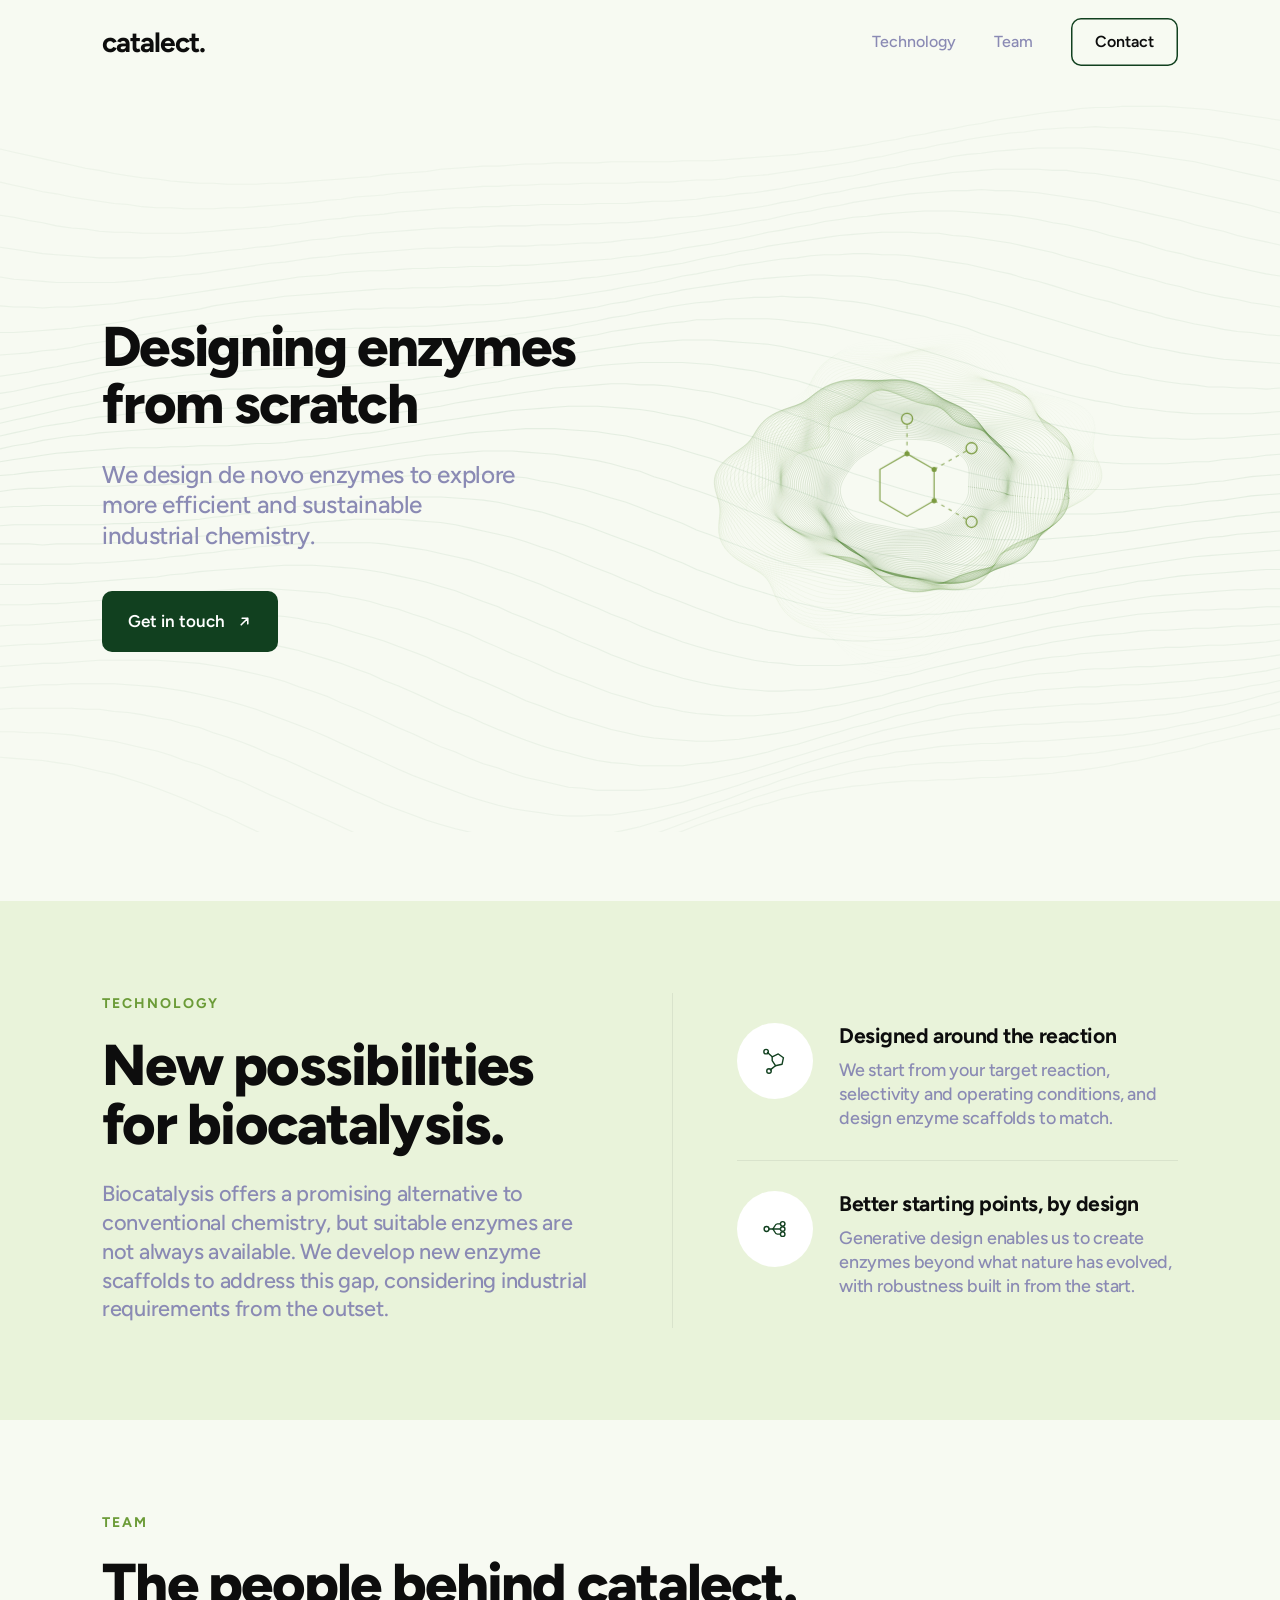
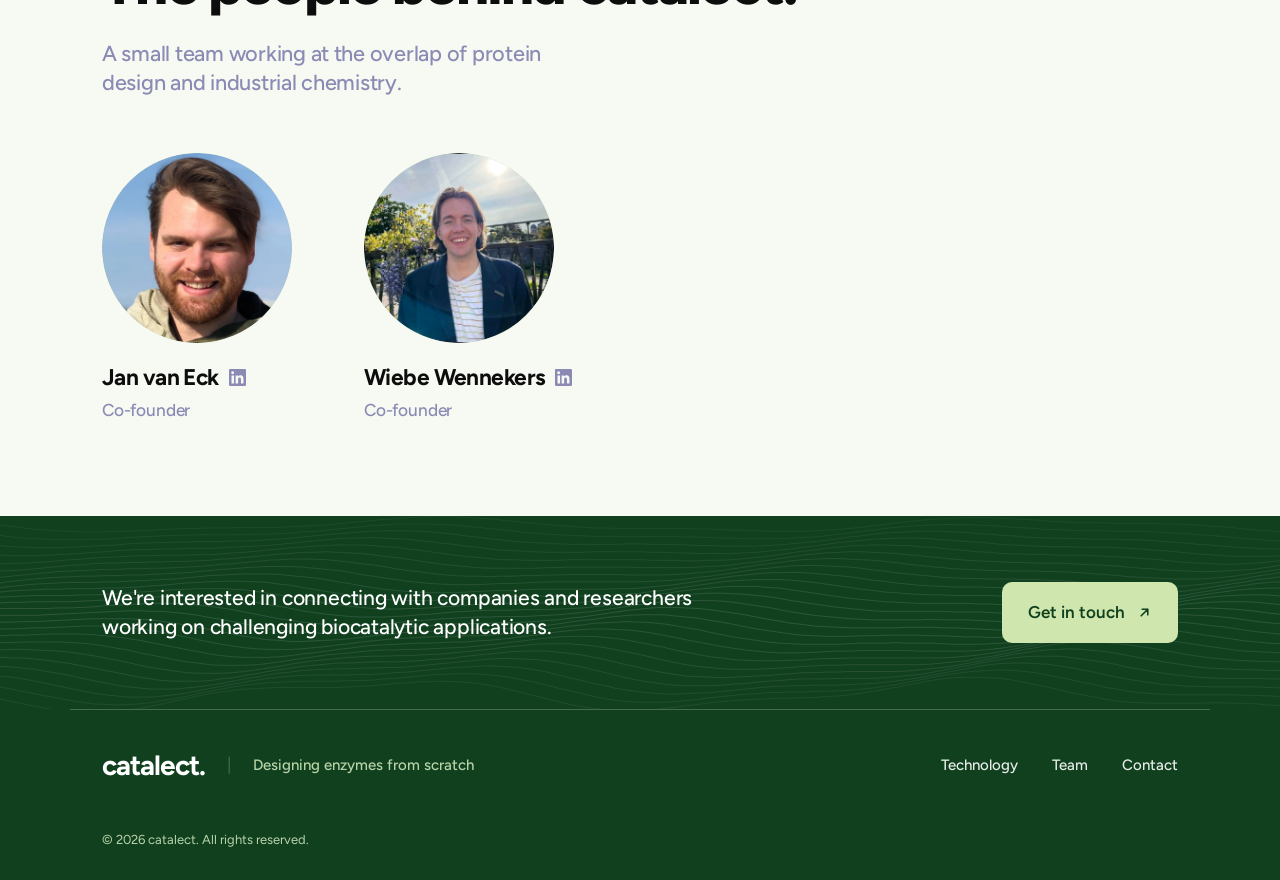
<file: index.html>
<!doctype html>
<html lang="en">
<head>
  <meta charset="utf-8">
  <meta name="viewport" content="width=device-width, initial-scale=1">
  <title>catalect — Designing enzymes from scratch</title>
  <meta name="description" content="We design de novo enzymes to explore more efficient and sustainable industrial chemistry.">
  <link rel="icon" href="assets/img/favicon.svg" type="image/svg+xml">
  <meta property="og:title" content="catalect — Designing enzymes from scratch">
  <meta property="og:description" content="We design de novo enzymes to explore more efficient and sustainable industrial chemistry.">
  <meta property="og:type" content="website">
  <link rel="preconnect" href="https://fonts.googleapis.com">
  <link rel="preconnect" href="https://fonts.gstatic.com" crossorigin>
  <link href="https://fonts.googleapis.com/css2?family=Figtree:wght@400;500;600;700;800&display=swap" rel="stylesheet">
  <link rel="stylesheet" href="assets/css/site.css">
  <script>document.documentElement.className += " js";</script>
</head>
<body>

  <header class="site-header">
    <div class="container site-header__inner">
      <a class="wordmark" href="index.html">catalect.</a>

      <button class="nav-toggle" type="button" aria-expanded="false" aria-label="Toggle navigation">
        <span></span><span></span><span></span>
      </button>

      <nav class="site-nav" aria-label="Primary">
        <a href="#technology">Technology</a>
        <a href="#team">Team</a>
        <a class="btn btn--outline" href="contact.html">Contact</a>
      </nav>
    </div>
  </header>

  <main>
    <section class="hero">
      <img class="hero__bg" src="assets/img/hero-lines.svg" alt="" aria-hidden="true">

      <div class="container hero__inner">
        <div>
          <h1>Designing enzymes<br>from scratch</h1>
          <p class="hero__sub">We design de novo enzymes to explore<br>more efficient and sustainable<br>industrial chemistry.</p>
          <p class="hero__cta">
            <a class="btn btn--primary" href="contact.html">
              Get in touch
              <svg width="15" height="15" viewBox="0 0 16 16" fill="none" aria-hidden="true">
                <path d="M4.5 11.5 11.5 4.5M5.5 4.5h6v6" stroke="currentColor" stroke-width="1.7" stroke-linecap="round" stroke-linejoin="round"/>
              </svg>
            </a>
          </p>
        </div>

        <div class="hero__art">
          <canvas data-hero-field role="img" aria-label="Abstract contour field around an enzyme binding pocket"></canvas>
          <svg class="hero__molecule" viewBox="0 0 200 200" fill="none" aria-hidden="true">
            <g stroke="#7a9a3f" stroke-width="1.4" stroke-linejoin="round">
              <path d="M100 66 129.4 83 129.4 117 100 134 70.6 117 70.6 83Z" opacity=".85"/>
              <path d="M100 66V32M129.4 83 166 62M129.4 117 166 138" stroke-dasharray="4 5" opacity=".7"/>
              <circle cx="100" cy="28" r="6"/>
              <circle cx="170" cy="60" r="6"/>
              <circle cx="170" cy="140" r="6"/>
            </g>
            <g fill="#7a9a3f">
              <circle cx="100" cy="66" r="2.8"/>
              <circle cx="129.4" cy="83" r="2.8"/>
              <circle cx="129.4" cy="117" r="2.8"/>
            </g>
          </svg>
        </div>
      </div>
    </section>

    <section class="section section--tint" id="technology">
      <div class="container split split--ruled">
        <div class="reveal">
          <p class="eyebrow">Technology</p>
          <h2>New possibilities<br>for biocatalysis.</h2>
          <p class="section__lead">Biocatalysis offers a promising alternative to conventional chemistry, but suitable enzymes are not always available. We develop new enzyme scaffolds to address this gap, considering industrial requirements from the outset.</p>
        </div>

        <ul class="feature-list">
          <li class="feature reveal">
            <span class="feature__icon">
              <svg width="30" height="30" viewBox="0 0 32 32" fill="none" aria-hidden="true">
                <path d="M13 11.5 19.5 8.5 25 12.5 23.5 19.5 16.5 21 13 15.5Z" stroke="#11401f" stroke-width="1.5" stroke-linejoin="round"/>
                <path d="M13 11.5 8 7M16.5 21 11 25.5" stroke="#11401f" stroke-width="1.5" stroke-linecap="round"/>
                <circle cx="6.5" cy="6" r="2.4" stroke="#11401f" stroke-width="1.5"/>
                <circle cx="9.6" cy="26.6" r="2.4" stroke="#11401f" stroke-width="1.5"/>
              </svg>
            </span>
            <div>
              <h3>Designed around the reaction</h3>
              <p>We start from your target reaction, selectivity and operating conditions, and design enzyme scaffolds to match.</p>
            </div>
          </li>

          <li class="feature reveal">
            <span class="feature__icon">
              <svg width="30" height="30" viewBox="0 0 32 32" fill="none" aria-hidden="true">
                <circle cx="7" cy="16" r="2.6" stroke="#11401f" stroke-width="1.5"/>
                <path d="M9.6 16h3.4c2.6 0 2.4-5.5 5.4-5.5h3.2M9.6 16h12M9.6 16h3.4c2.6 0 2.4 5.5 5.4 5.5h3.2" stroke="#11401f" stroke-width="1.5" stroke-linecap="round"/>
                <circle cx="24.2" cy="10.5" r="2.4" stroke="#11401f" stroke-width="1.5"/>
                <circle cx="24.2" cy="16" r="2.4" stroke="#11401f" stroke-width="1.5"/>
                <circle cx="24.2" cy="21.5" r="2.4" stroke="#11401f" stroke-width="1.5"/>
              </svg>
            </span>
            <div>
              <h3>Better starting points, by design</h3>
              <p>Generative design enables us to create enzymes beyond what nature has evolved, with robustness built in from the start.</p>
            </div>
          </li>
        </ul>
      </div>
    </section>

    <section class="section" id="team">
      <div class="container">
        <p class="eyebrow">Team</p>
        <h2>The people behind catalect.</h2>
        <p class="section__lead">A small team working at the overlap of protein design and industrial chemistry.</p>

        <div class="team-grid">
          <article class="team-member reveal">
            <img src="assets/img/team-jan-van-eck.webp" alt="Jan van Eck" width="800" height="800" loading="lazy" decoding="async">
            <div>
              <h3>Jan van Eck
                <a class="social" href="https://www.linkedin.com/in/janveck/" target="_blank" rel="noopener noreferrer" aria-label="Jan van Eck on LinkedIn"><svg viewBox="0 0 24 24" fill="currentColor" aria-hidden="true"><path d="M20.45 20.45h-3.56v-5.57c0-1.33-.03-3.04-1.85-3.04-1.86 0-2.14 1.45-2.14 2.94v5.67H9.35V9h3.41v1.56h.05c.47-.9 1.63-1.85 3.35-1.85 3.59 0 4.26 2.36 4.26 5.44v6.3zM5.34 7.43a2.07 2.07 0 1 1 0-4.13 2.07 2.07 0 0 1 0 4.13zm1.78 13.02H3.55V9h3.57v11.45zM22.22 0H1.77C.79 0 0 .77 0 1.73v20.54C0 23.23.79 24 1.77 24h20.45c.98 0 1.78-.77 1.78-1.73V1.73C24 .77 23.2 0 22.22 0z"/></svg></a>
              </h3>
              <p>Co-founder</p>
            </div>
          </article>

          <article class="team-member reveal">
            <img src="assets/img/team-wiebe-wennekers.webp" alt="Wiebe Wennekers" width="800" height="800" loading="lazy" decoding="async">
            <div>
              <h3>Wiebe Wennekers
                <a class="social" href="https://www.linkedin.com/in/wiebe-wennekers/" target="_blank" rel="noopener noreferrer" aria-label="Wiebe Wennekers on LinkedIn"><svg viewBox="0 0 24 24" fill="currentColor" aria-hidden="true"><path d="M20.45 20.45h-3.56v-5.57c0-1.33-.03-3.04-1.85-3.04-1.86 0-2.14 1.45-2.14 2.94v5.67H9.35V9h3.41v1.56h.05c.47-.9 1.63-1.85 3.35-1.85 3.59 0 4.26 2.36 4.26 5.44v6.3zM5.34 7.43a2.07 2.07 0 1 1 0-4.13 2.07 2.07 0 0 1 0 4.13zm1.78 13.02H3.55V9h3.57v11.45zM22.22 0H1.77C.79 0 0 .77 0 1.73v20.54C0 23.23.79 24 1.77 24h20.45c.98 0 1.78-.77 1.78-1.73V1.73C24 .77 23.2 0 22.22 0z"/></svg></a>
              </h3>
              <p>Co-founder</p>
            </div>
          </article>
        </div>
      </div>
    </section>
  </main>

  <div class="dark-block">
    <section class="band">
      <img class="band__waves" src="assets/img/waves.svg" alt="" aria-hidden="true">

      <div class="container band__inner">
        <p>We're interested in connecting with companies and researchers working on challenging biocatalytic applications.</p>
        <a class="btn btn--light" href="contact.html">
          Get in touch
          <svg width="15" height="15" viewBox="0 0 16 16" fill="none" aria-hidden="true">
            <path d="M4.5 11.5 11.5 4.5M5.5 4.5h6v6" stroke="currentColor" stroke-width="1.7" stroke-linecap="round" stroke-linejoin="round"/>
          </svg>
        </a>
      </div>
    </section>

    <footer class="site-footer">
      <div class="container site-footer__inner">
        <div class="footer-brand">
          <a class="wordmark" href="index.html">catalect.</a>
          <span aria-hidden="true">|</span>
          <p>Designing enzymes from scratch</p>
        </div>
        <nav class="footer-nav" aria-label="Footer">
          <a href="#technology">Technology</a>
          <a href="#team">Team</a>
          <a href="contact.html">Contact</a>
        </nav>
      </div>
      <div class="container site-footer__legal">
        <p>&copy; <span data-year>2026</span> catalect. All rights reserved.</p>
      </div>
    </footer>
  </div>

  <script src="assets/js/site.js" defer></script>
  <script src="assets/js/hero.js" defer></script>
  <script>document.querySelectorAll('[data-year]').forEach(function (e) { e.textContent = new Date().getFullYear(); });</script>
</body>
</html>
</file>
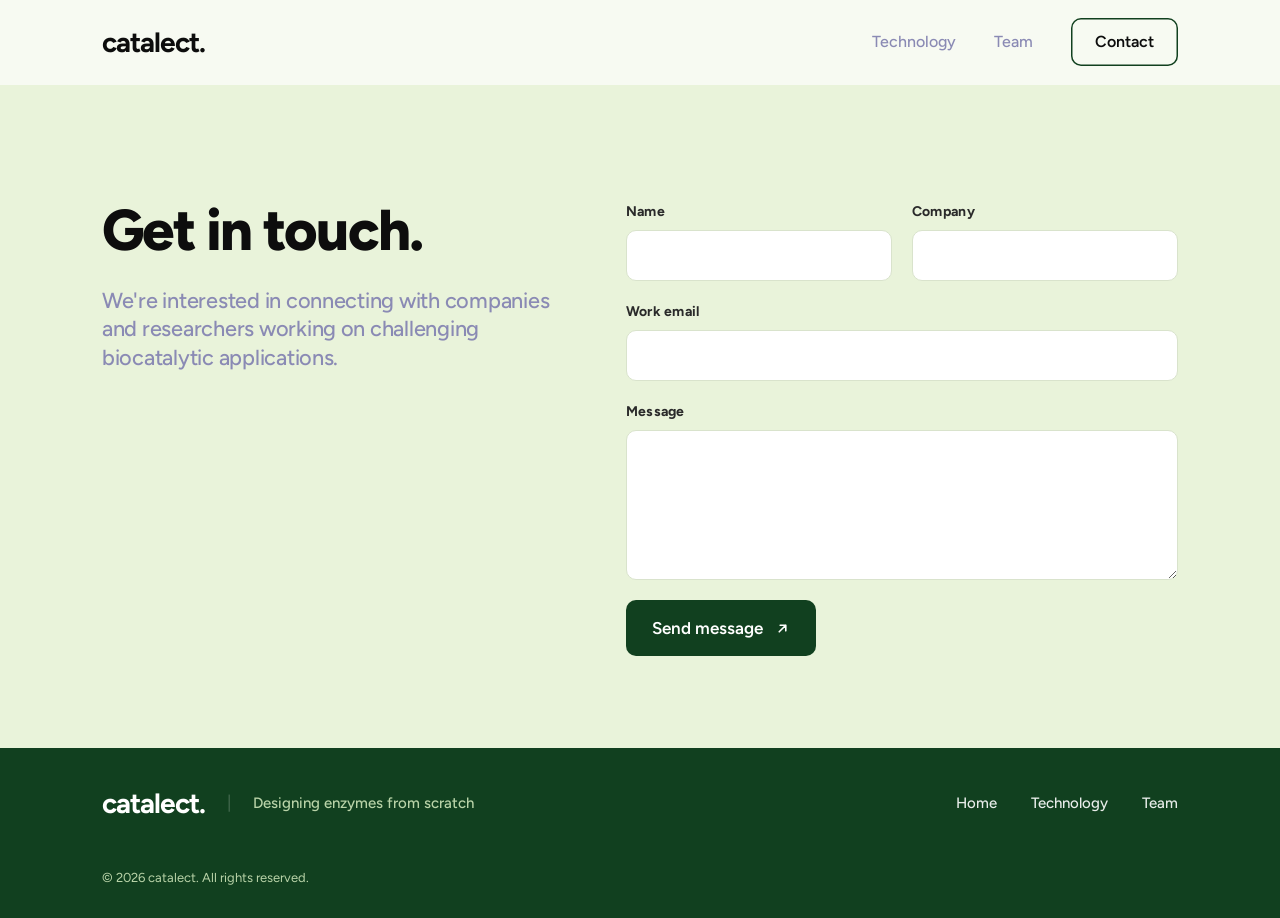
<file: contact.html>
<!doctype html>
<html lang="en">
<head>
  <meta charset="utf-8">
  <meta name="viewport" content="width=device-width, initial-scale=1">
  <title>Contact — catalect</title>
  <meta name="description" content="Tell catalect about your reaction and process requirements, and we will discuss how designed enzymes could help.">
  <link rel="icon" href="assets/img/favicon.svg" type="image/svg+xml">
  <meta property="og:title" content="Contact — catalect">
  <meta property="og:description" content="Tell us about your reaction and process requirements.">
  <meta property="og:type" content="website">
  <link rel="preconnect" href="https://fonts.googleapis.com">
  <link rel="preconnect" href="https://fonts.gstatic.com" crossorigin>
  <link href="https://fonts.googleapis.com/css2?family=Figtree:wght@400;500;600;700;800&display=swap" rel="stylesheet">
  <link rel="stylesheet" href="assets/css/site.css">
  <script>document.documentElement.className += " js";</script>
</head>
<body>

  <header class="site-header">
    <div class="container site-header__inner">
      <a class="wordmark" href="index.html">catalect.</a>

      <button class="nav-toggle" type="button" aria-expanded="false" aria-label="Toggle navigation">
        <span></span><span></span><span></span>
      </button>

      <nav class="site-nav" aria-label="Primary">
        <a href="index.html#technology">Technology</a>
        <a href="index.html#team">Team</a>
        <a class="btn btn--outline" href="contact.html" aria-current="page">Contact</a>
      </nav>
    </div>
  </header>

  <main>
    <section class="section section--tint">
      <div class="container contact-grid">
        <p class="form__sent" data-sent hidden>Thanks — your message is on its way. We will reply by email.</p>

        <div class="contact-aside">
          <h1>Get in touch.</h1>
          <p class="section__lead">We're interested in connecting with companies and researchers working on challenging biocatalytic applications.</p>
        </div>

        <form class="form" action="https://formsubmit.co/jan@catalect.bio" method="POST" data-contact-form>
          <input type="hidden" name="_subject" value="New enquiry via catalect.bio">
          <input type="hidden" name="_template" value="table">
          <input type="hidden" name="_captcha" value="false">
          <input type="hidden" name="_next" data-next-url>
          <input class="sr-only" type="text" name="_honey" tabindex="-1" autocomplete="off" aria-hidden="true">

          <div class="field field--row">
            <div class="field">
              <label for="name">Name</label>
              <input id="name" name="name" type="text" autocomplete="name" required>
            </div>
            <div class="field">
              <label for="company">Company</label>
              <input id="company" name="company" type="text" autocomplete="organization">
            </div>
          </div>

          <div class="field">
            <label for="email">Work email</label>
            <input id="email" name="email" type="email" autocomplete="email" required>
          </div>

          <div class="field">
            <label for="message">Message</label>
            <textarea id="message" name="message"></textarea>
          </div>

          <div>
            <button class="btn btn--primary" type="submit">
              Send message
              <svg width="15" height="15" viewBox="0 0 16 16" fill="none" aria-hidden="true">
                <path d="M4.5 11.5 11.5 4.5M5.5 4.5h6v6" stroke="currentColor" stroke-width="1.7" stroke-linecap="round" stroke-linejoin="round"/>
              </svg>
            </button>
          </div>
        </form>
      </div>
    </section>
  </main>

  <div class="dark-block">
    <footer class="site-footer">
      <div class="container site-footer__inner">
        <div class="footer-brand">
          <a class="wordmark" href="index.html">catalect.</a>
          <span aria-hidden="true">|</span>
          <p>Designing enzymes from scratch</p>
        </div>
        <nav class="footer-nav" aria-label="Footer">
          <a href="index.html">Home</a>
          <a href="index.html#technology">Technology</a>
          <a href="index.html#team">Team</a>
        </nav>
      </div>
      <div class="container site-footer__legal">
        <p>&copy; <span data-year>2026</span> catalect. All rights reserved.</p>
      </div>
    </footer>
  </div>

  <script src="assets/js/site.js" defer></script>
  <script>
    document.querySelectorAll('[data-year]').forEach(function (e) { e.textContent = new Date().getFullYear(); });

    /* FormSubmit relays the post to the inbox and sends the visitor back here;
       the return URL has to be absolute, so it is filled in at run time. */
    (function () {
      var next = document.querySelector('[data-next-url]');
      if (next) next.value = location.origin + location.pathname + '?sent=1';

      if (new URLSearchParams(location.search).get('sent')) {
        var note = document.querySelector('[data-sent]');
        if (note) {
          note.hidden = false;
          note.scrollIntoView({ block: 'center' });
        }
      }
    })();
  </script>
</body>
</html>
</file>
<file: assets/css/site.css>
/* ==========================================================================
   catalect — site styles
   ========================================================================== */

:root {
  --green-900: #11401f;
  --green-800: #17522a;
  --green-600: #2f7a3f;
  --green-500: #6b9b37;
  --green-200: #cfe6ae;
  --green-100: #e9f3da;
  --green-50:  #f4f9ec;
  --cream:     #f7faf2;

  --ink:       #0d0d0d;
  --ink-soft:  #2a2a2a;
  --muted:     #8a8ab4;
  --muted-on-dark: #b9d3a8;
  --line:      #d9e3cc;
  --line-dark: rgba(255, 255, 255, .22);

  --header-h: 84px;
  --container: 1140px;
  --radius: 10px;

  --font: "Figtree", "Hanken Grotesk", -apple-system, BlinkMacSystemFont,
          "Segoe UI", Roboto, Helvetica, Arial, sans-serif;
}

*,
*::before,
*::after { box-sizing: border-box; }

html {
  scroll-behavior: smooth;
  /* No rubber-band past the ends: on a phone the bounce exposed the cream
     page background below the dark footer, which read as empty space. */
  overscroll-behavior-y: none;
  /* The body paints the page itself, so this only shows where a browser
     bounces past the ends. Footer green, so no white edge on a phone. */
  background: var(--green-900);
}

body {
  margin: 0;
  font-family: var(--font);
  font-size: 17px;
  line-height: 1.5;
  color: var(--ink);
  background: var(--cream);
  -webkit-font-smoothing: antialiased;
  text-rendering: optimizeLegibility;
}

img, svg { display: block; max-width: 100%; }

a { color: inherit; }

h1, h2, h3, h4 {
  margin: 0;
  font-weight: 800;
  letter-spacing: -.03em;
  line-height: 1;
}

p { margin: 0; }

.container {
  width: 100%;
  max-width: var(--container);
  margin: 0 auto;
  padding: 0 32px;
}

.sr-only {
  position: absolute;
  width: 1px; height: 1px;
  padding: 0; margin: -1px;
  overflow: hidden;
  clip: rect(0 0 0 0);
  white-space: nowrap;
}

/* Exactly the header's height: the section edge tucks under the bar
   instead of leaving a sliver of the previous block showing. */
section[id] { scroll-margin-top: var(--header-h); }

/* --------------------------------------------------------------- header -- */

.site-header {
  position: sticky;
  top: 0;
  z-index: 60;
  background: var(--cream);
  border-bottom: 1px solid transparent;
  transition: border-color .25s ease, background .25s ease;
}

.site-header.is-stuck {
  border-bottom-color: var(--line);
  background: rgba(247, 250, 242, .92);
  backdrop-filter: saturate(140%) blur(8px);
}

.site-header__inner {
  display: flex;
  align-items: center;
  justify-content: space-between;
  gap: 24px;
  min-height: 84px;
}

.wordmark {
  font-size: 28px;
  font-weight: 700;
  letter-spacing: -.035em;
  text-decoration: none;
  color: var(--ink);
}

.site-nav {
  display: flex;
  align-items: center;
  gap: 38px;
}

.site-nav a:not(.btn) {
  font-size: 16px;
  font-weight: 500;
  color: var(--muted);
  text-decoration: none;
  transition: color .18s ease;
}

.site-nav a:not(.btn):hover,
.site-nav a:not(.btn)[aria-current="page"] { color: var(--green-900); }

.btn {
  display: inline-flex;
  align-items: center;
  gap: 12px;
  border: 0;
  border-radius: var(--radius);
  font-family: inherit;
  font-size: 17px;
  font-weight: 600;
  text-decoration: none;
  cursor: pointer;
  transition: transform .18s ease, background .18s ease, color .18s ease;
}

.btn svg { flex: none; }

.btn:hover { transform: translateY(-1px); }

.btn--primary {
  padding: 18px 26px;
  background: var(--green-900);
  color: #fff;
}

.btn--primary:hover { background: var(--green-800); }

.btn--outline {
  padding: 12px 24px;
  background: transparent;
  color: var(--ink);
  box-shadow: inset 0 0 0 1.5px var(--green-900);
  border-radius: var(--radius);
  font-size: 16px;
}

.btn--outline:hover { background: var(--green-900); color: #fff; }

.btn--light {
  padding: 18px 26px;
  background: var(--green-200);
  color: var(--green-900);
}

.btn--light:hover { background: #ddeec2; }

.nav-toggle {
  display: none;
  width: 44px;
  height: 44px;
  padding: 0;
  border: 0;
  background: transparent;
  cursor: pointer;
}

.nav-toggle span {
  display: block;
  width: 22px;
  height: 2px;
  margin: 5px auto;
  background: var(--ink);
  border-radius: 2px;
  transition: transform .22s ease, opacity .22s ease;
}

.nav-open .nav-toggle span:nth-child(1) { transform: translateY(7px) rotate(45deg); }
.nav-open .nav-toggle span:nth-child(2) { opacity: 0; }
.nav-open .nav-toggle span:nth-child(3) { transform: translateY(-7px) rotate(-45deg); }

/* ----------------------------------------------------------------- hero -- */

.hero {
  position: relative;
  overflow: hidden;
  background: var(--cream);
  /* Header plus hero together fill exactly one screen. */
  display: grid;
  align-content: center;
  min-height: calc(100vh - var(--header-h));
  min-height: calc(100svh - var(--header-h));
}

.hero__bg {
  position: absolute;
  inset: 0;
  pointer-events: none;
  opacity: .5;
}

.hero__inner {
  position: relative;
  display: grid;
  grid-template-columns: minmax(0, 1fr) minmax(0, 1.08fr);
  align-items: center;
  gap: 32px;
  padding-top: 56px;
  padding-bottom: 72px;
}

.hero h1 {
  font-size: clamp(2.2rem, 4.4vw, 3.5rem);
  line-height: 1.02;
}

.hero__sub {
  margin-top: 28px;
  max-width: 40ch;
  font-size: clamp(1.18rem, 1.9vw, 1.6rem);
  font-weight: 500;
  letter-spacing: -.015em;
  line-height: 1.25;
  color: var(--muted);
}

.hero__cta { margin-top: 40px; }

.hero__art {
  position: relative;
  width: 100%;
  aspect-ratio: 1 / 1;
  margin: 0 auto;
  /* Never taller than the room the hero has left, so a short window shrinks
     the artwork instead of pushing the block past the fold. */
  max-width: calc(100vh - 232px);
  max-width: calc(100svh - 232px);
}

.hero__art > canvas { display: block; width: 100%; height: 100%; }

.hero__molecule {
  position: absolute;
  top: 50%;
  left: 50%;
  width: 34%;
  height: auto;
  aspect-ratio: 1 / 1;
  transform: translate(-50%, -50%);
  /* Rises into the pocket once the field has drawn itself in, with the same
     motion the scroll reveals use. */
  animation: site-in .7s cubic-bezier(.2, .7, .2, 1) .5s both;
}

@keyframes site-in {
  from { opacity: 0; transform: translate(-50%, calc(-50% + 18px)); }
  to   { opacity: 1; transform: translate(-50%, -50%); }
}

/* -------------------------------------------------------------- section -- */

.section { padding: 92px 0; }

.section--tint { background: var(--green-100); }
.section--pale { background: var(--green-50); }

.eyebrow {
  margin: 0 0 22px;
  font-size: 14px;
  font-weight: 700;
  letter-spacing: .14em;
  text-transform: uppercase;
  color: var(--green-500);
}

.section h2,
.section h1 {
  font-size: clamp(2.4rem, 4.6vw, 3.6rem);
  line-height: 1.02;
}

.section__lead {
  margin-top: 26px;
  max-width: 32ch;
  font-size: clamp(1.1rem, 1.7vw, 1.4rem);
  font-weight: 500;
  letter-spacing: -.012em;
  line-height: 1.32;
  color: var(--muted);
}

/* This one runs long; 32ch would leave it a narrow ribbon in a wide column. */
#technology .section__lead { max-width: 44ch; }

.split {
  display: grid;
  grid-template-columns: minmax(0, 1fr) minmax(0, 1fr);
  gap: 64px;
}

.split--ruled > :last-child {
  padding-left: 64px;
  border-left: 1px solid var(--line);
}

/* --------------------------------------------------------------- blocks -- */

.feature-list {
  display: grid;
  gap: 0;
  margin: 0;
  padding: 0;
  list-style: none;
}

.feature {
  display: grid;
  grid-template-columns: 76px minmax(0, 1fr);
  align-items: start;
  gap: 26px;
  padding: 30px 0;
}

.feature + .feature { border-top: 1px solid var(--line); }

.feature__icon {
  display: grid;
  place-items: center;
  width: 76px; height: 76px;
  border-radius: 50%;
  background: #fff;
}

.section--pale .feature__icon { background: var(--green-100); }

.feature h3 {
  font-size: 1.32rem;
  font-weight: 700;
  letter-spacing: -.02em;
  line-height: 1.2;
}

.feature p {
  margin-top: 10px;
  font-size: 1.12rem;
  font-weight: 500;
  letter-spacing: -.01em;
  line-height: 1.33;
  color: var(--muted);
}

.card-grid {
  display: grid;
  grid-template-columns: repeat(auto-fit, minmax(270px, 1fr));
  gap: 24px;
  margin-top: 56px;
}

.card {
  padding: 34px 32px 38px;
  background: #fff;
  border: 1px solid var(--line);
  border-radius: 16px;
}

.section--tint .card { background: #fbfdf7; }

.card h3 {
  margin-top: 22px;
  font-size: 1.28rem;
  font-weight: 700;
  letter-spacing: -.02em;
  line-height: 1.2;
}

.card p {
  margin-top: 12px;
  font-size: 1.05rem;
  font-weight: 500;
  line-height: 1.4;
  color: var(--muted);
}

.card__num {
  display: grid;
  place-items: center;
  width: 44px; height: 44px;
  border-radius: 50%;
  background: var(--green-100);
  color: var(--green-900);
  font-size: 15px;
  font-weight: 700;
  letter-spacing: 0;
}

.section--tint .card__num { background: var(--green-200); }

.steps {
  counter-reset: step;
  margin-top: 56px;
  display: grid;
  gap: 0;
  list-style: none;
  padding: 0;
  border-top: 1px solid var(--line);
}

.steps li {
  display: grid;
  grid-template-columns: 120px minmax(0, 1fr);
  gap: 32px;
  padding: 34px 0;
  border-bottom: 1px solid var(--line);
}

.steps__label {
  font-size: 14px;
  font-weight: 700;
  letter-spacing: .12em;
  text-transform: uppercase;
  color: var(--green-500);
  padding-top: 6px;
}

.steps h3 {
  font-size: 1.5rem;
  font-weight: 700;
  letter-spacing: -.025em;
}

.steps p {
  margin-top: 10px;
  max-width: 62ch;
  font-size: 1.1rem;
  font-weight: 500;
  line-height: 1.4;
  color: var(--muted);
}

.team-grid {
  display: flex;
  flex-wrap: wrap;
  gap: 48px 72px;
  margin-top: 56px;
}

.team-member {
  display: grid;
  gap: 22px;
  justify-items: start;
  max-width: 230px;
}

.team-member img {
  width: 190px;
  height: 190px;
  border-radius: 50%;
  object-fit: cover;
  background: var(--green-100);
}

.team-member h3 {
  display: flex;
  align-items: center;
  gap: 10px;
  font-size: 1.42rem;
  font-weight: 700;
  letter-spacing: -.025em;
  line-height: 1.1;
}

.social {
  display: inline-flex;
  flex: none;
  color: var(--muted);
  transition: color .18s ease;
}

.social:hover { color: var(--green-900); }

.social svg {
  width: 17px;
  height: 17px;
}

.team-member p {
  margin-top: 8px;
  font-size: 1.08rem;
  font-weight: 500;
  letter-spacing: -.01em;
  color: var(--muted);
}

/* -------------------------------------------------------- page intro ----- */

.page-head {
  padding: 72px 0 64px;
  background: var(--cream);
}

.page-head h1 {
  max-width: 16ch;
  font-size: clamp(2.8rem, 6vw, 4.6rem);
  line-height: .98;
}

.page-head p:not(.eyebrow) {
  margin-top: 26px;
  max-width: 46ch;
  font-size: clamp(1.15rem, 2vw, 1.55rem);
  font-weight: 500;
  letter-spacing: -.015em;
  line-height: 1.28;
  color: var(--muted);
}

/* ------------------------------------------------------------ dark band -- */

/* Band and footer share one dark block so the line artwork runs unbroken
   from edge to edge, behind both. */
.dark-block {
  position: relative;
  overflow: hidden;
  background: var(--green-900);
  color: #fff;
}

.band {
  position: relative;
  overflow: hidden;
}

.band__waves {
  position: absolute;
  inset: 0;
  width: 100%;
  height: 100%;
  object-fit: fill;
  pointer-events: none;
  opacity: .55;
}

.band__inner {
  position: relative;
  display: flex;
  align-items: center;
  justify-content: space-between;
  gap: 40px;
  padding-top: 66px;
  padding-bottom: 66px;
}

.band p {
  max-width: 44ch;
  font-size: clamp(1.1rem, 1.7vw, 1.32rem);
  font-weight: 500;
  letter-spacing: -.01em;
  line-height: 1.38;
}

/* --------------------------------------------------------------- footer -- */

.site-footer { position: relative; }

.site-footer__inner {
  position: relative;
  display: flex;
  align-items: center;
  justify-content: space-between;
  gap: 32px;
  padding-top: 34px;
  padding-bottom: 44px;
}

.band + .site-footer .site-footer__inner { border-top: 1px solid var(--line-dark); }

.site-footer .wordmark { color: #fff; }

.footer-brand {
  display: flex;
  align-items: center;
  gap: 22px;
}

.footer-brand span[aria-hidden] { color: var(--line-dark); }

.footer-brand p {
  font-size: 15px;
  font-weight: 500;
  color: var(--muted-on-dark);
}

.footer-nav {
  display: flex;
  gap: 34px;
}

.footer-nav a {
  font-size: 15px;
  font-weight: 500;
  color: #fff;
  text-decoration: none;
  opacity: .9;
  transition: opacity .18s ease;
}

.footer-nav a:hover { opacity: 1; text-decoration: underline; }

.site-footer__legal {
  position: relative;
  padding-bottom: 30px;
  font-size: 13px;
  color: var(--muted-on-dark);
}

/* ----------------------------------------------------------------- form -- */

.contact-grid { padding-top: 24px; }

.contact-grid {
  display: grid;
  grid-template-columns: minmax(0, .9fr) minmax(0, 1.1fr);
  gap: 72px;
  align-items: start;
}

.form { display: grid; gap: 20px; }

.form__sent {
  grid-column: 1 / -1;
  padding: 16px 20px;
  background: var(--green-200);
  border-radius: var(--radius);
  color: var(--green-900);
  font-size: 1.02rem;
  font-weight: 600;
  letter-spacing: -.01em;
}

.field { display: grid; gap: 8px; }

.field label {
  font-size: 14px;
  font-weight: 700;
  letter-spacing: .02em;
  color: var(--ink-soft);
}

.field input,
.field textarea,
.field select {
  width: 100%;
  padding: 15px 16px;
  font-family: inherit;
  font-size: 16px;
  color: var(--ink);
  background: #fff;
  border: 1.5px solid var(--line);
  border-radius: var(--radius);
  transition: border-color .18s ease, box-shadow .18s ease;
}

.field textarea { min-height: 150px; resize: vertical; }

.field input:focus,
.field textarea:focus,
.field select:focus {
  outline: none;
  border-color: var(--green-600);
  box-shadow: 0 0 0 3px rgba(47, 122, 63, .14);
}

.field--row { grid-template-columns: 1fr 1fr; gap: 20px; }

.contact-aside dl {
  margin: 0;
  display: grid;
  gap: 0;
  border-top: 1px solid var(--line);
}

.contact-aside div {
  padding: 22px 0;
  border-bottom: 1px solid var(--line);
}

.contact-aside dt {
  font-size: 13px;
  font-weight: 700;
  letter-spacing: .12em;
  text-transform: uppercase;
  color: var(--green-500);
}

.contact-aside dd {
  margin: 8px 0 0;
  font-size: 1.1rem;
  font-weight: 600;
  letter-spacing: -.015em;
}

.contact-aside dd a { text-decoration: none; border-bottom: 1.5px solid var(--green-200); }
.contact-aside dd a:hover { border-bottom-color: var(--green-900); }

/* ----------------------------------------------------------- utilities --- */

.prose p + p { margin-top: 18px; }

.prose p {
  max-width: 62ch;
  font-size: 1.12rem;
  font-weight: 500;
  line-height: 1.45;
  color: var(--muted);
}

.stack-lg > * + * { margin-top: 56px; }

.js .reveal {
  opacity: 0;
  transform: translateY(16px);
  transition: opacity .7s cubic-bezier(.2, .7, .2, 1), transform .7s cubic-bezier(.2, .7, .2, 1);
}

.js .reveal.is-visible { opacity: 1; transform: none; }

/* --------------------------------------------------------- breakpoints --- */

@media (max-width: 960px) {
  .hero__inner {
    grid-template-columns: 1fr;
    padding-top: 40px;
    padding-bottom: 64px;
    gap: 8px;
  }

  .hero__art { order: -1; max-width: 520px; margin: 0 auto 8px; }

  .split, .contact-grid { grid-template-columns: 1fr; gap: 40px; }

  .split--ruled > :last-child { padding-left: 0; border-left: 0; }

  .band__inner { flex-direction: column; align-items: flex-start; padding-top: 56px; padding-bottom: 56px; }

  .steps li { grid-template-columns: 1fr; gap: 10px; }

  .steps__label { padding-top: 0; }
}

@media (max-width: 760px) {
  body { font-size: 16px; }

  .container { padding: 0 22px; }

  .section { padding: 68px 0; }

  .nav-toggle { display: block; }

  .site-nav {
    display: none;
    position: absolute;
    top: 100%;
    left: 0;
    right: 0;
    flex-direction: column;
    align-items: stretch;
    gap: 0;
    padding: 4px 22px 24px;
    background: var(--cream);
    border-bottom: 1px solid var(--line);
  }

  .nav-open .site-nav { display: flex; }

  .site-nav a:not(.btn) {
    padding: 16px 0;
    font-size: 18px;
    color: var(--ink);
    border-bottom: 1px solid var(--line);
  }

  .site-nav .btn--outline {
    margin-top: 20px;
    justify-content: center;
    border-bottom: 0;
    font-size: 17px;
  }

  .team-grid { gap: 28px 24px; margin-top: 44px; flex-wrap: nowrap; }

  .hero__inner { padding-bottom: 80px; }

  #technology { padding-bottom: 56px; }

  /* Flatter and smaller artwork on a phone, so the headline and button sit
     higher up the screen. */
  .hero__art { max-width: 296px; aspect-ratio: 1.25 / 1; }

  .hero__molecule { width: 29%; }

  .team-member { max-width: none; flex: 1 1 0; min-width: 0; }

  .team-member img { width: 118px; height: 118px; }

  .team-member h3 { gap: 6px; font-size: 1rem; }

  .social svg { width: 14px; height: 14px; }

  .team-member p { margin-top: 6px; font-size: .98rem; }

  /* The closing CTA repeats the contact link that is already in the header,
     so on a phone it is just another screen to scroll past. */
  .band { display: none; }

  .band + .site-footer .site-footer__inner { border-top: 0; }

  /* Equal breathing room at the top and bottom of the dark block. */
  .site-footer__inner { padding-top: 39px; }

  .site-footer__legal { padding-bottom: 39px; }

  .feature { grid-template-columns: 56px minmax(0, 1fr); gap: 18px; }
  .feature__icon { width: 56px; height: 56px; }
  .feature__icon svg { width: 24px; height: 24px; }

  .field--row { grid-template-columns: 1fr; }

  .site-footer__inner { flex-direction: column; align-items: flex-start; gap: 26px; }

  .footer-brand { flex-direction: column; align-items: flex-start; gap: 10px; }
  .footer-brand span[aria-hidden] { display: none; }

  .footer-nav { flex-wrap: wrap; gap: 18px 26px; }
}

@media (prefers-reduced-motion: reduce) {
  html { scroll-behavior: auto; }
  .hero__molecule { animation: none; }
  .js .reveal { opacity: 1; transform: none; transition: none; }
  .btn:hover { transform: none; }
}
</file>
